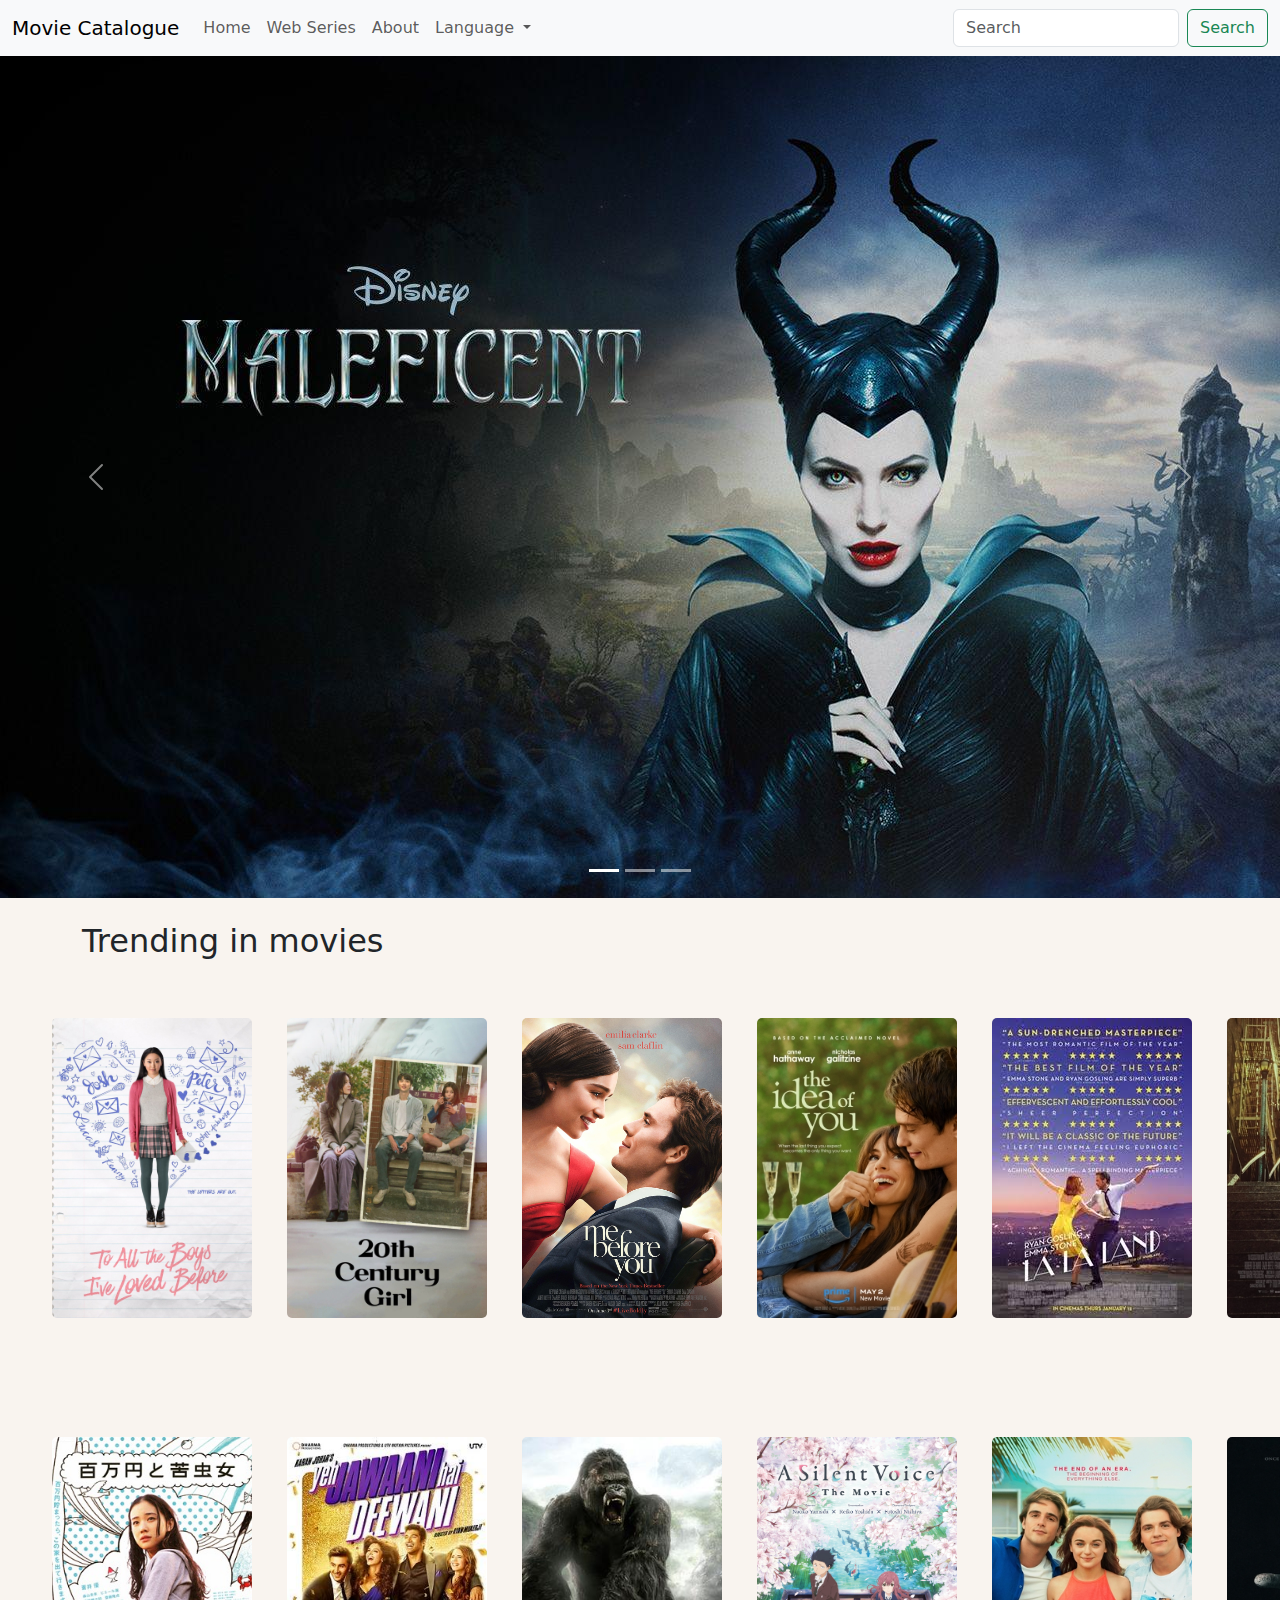
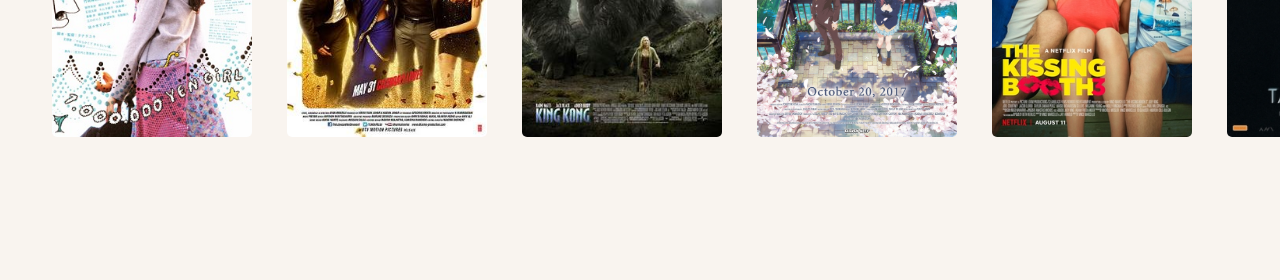
<file: movie_catalogue/index.html>
<!DOCTYPE html>
<html lang="en">
<head>
    <meta charset="UTF-8">
    <meta name="viewport" content="width=device-width, initial-scale=1.0">
    <title>Movie catalogue</title>
    <link href="https://cdn.jsdelivr.net/npm/bootstrap@5.3.3/dist/css/bootstrap.min.css" rel="stylesheet" integrity="sha384-QWTKZyjpPEjISv5WaRU9OFeRpok6YctnYmDr5pNlyT2bRjXh0JMhjY6hW+ALEwIH" crossorigin="anonymous">
    <link rel="stylesheet" href="./style.css">
</head>
<body>
    
    <nav class="navbar navbar-expand-lg bg-body-tertiary">
      <div class="container-fluid">
        <a class="navbar-brand" href="#">Movie Catalogue</a>
        <button class="navbar-toggler" type="button" data-bs-toggle="collapse" data-bs-target="#navbarSupportedContent" aria-controls="navbarSupportedContent" aria-expanded="false" aria-label="Toggle navigation">
          <span class="navbar-toggler-icon"></span>
        </button>
        <div class="collapse navbar-collapse" id="navbarSupportedContent">
          <ul class="navbar-nav me-auto mb-2 mb-lg-0">
            <li class="nav-item">
              <a class="nav-link " aria-current="page" href="index.html">Home</a>
            </li>
            <li class="nav-item">
              <a class="nav-link" href="./pages/webs.html">Web Series</a>
            </li>
            <li class="nav-item">
              <a  class="nav-link" href="./pages/about.html">About</a>

            </li>
            <li class="nav-item dropdown">
              <a class="nav-link dropdown-toggle" href="#" role="button" data-bs-toggle="dropdown" aria-expanded="false">
                Language
              </a>
              
              <ul class="dropdown-menu">
                <li><a class="dropdown-item" href="#">English</a></li>
                <li><a class="dropdown-item" href="#">Hindi</a></li>
                <!-- <li><hr class="dropdown-divider"></li>
                <li><a class="dropdown-item" href="#">Something else here</a></li> -->
              </ul>
            </li>
            <!-- <li class="nav-item">
              <a class="nav-link disabled" aria-disabled="true">Disabled</a>
            </li> -->
          </ul>
          <form class="d-flex" role="search">
            <input class="form-control me-2" type="search" placeholder="Search" aria-label="Search">
            <button class="btn btn-outline-success" type="submit">Search</button>
          </form>
        </div>
      </div>
    </nav>
    


    <div id="carouselExampleIndicators" class="carousel slide">
      <div class="carousel-indicators">
        <button type="button" data-bs-target="#carouselExampleIndicators" data-bs-slide-to="0" class="active" aria-current="true" aria-label="Slide 1"></button>
        <button type="button" data-bs-target="#carouselExampleIndicators" data-bs-slide-to="1" aria-label="Slide 2"></button>
        <button type="button" data-bs-target="#carouselExampleIndicators" data-bs-slide-to="2" aria-label="Slide 3"></button>
      </div>
      <div class="carousel-inner">
        <div class="carousel-item active">
          <img src="./assets/mal.jpg" class="d-block w-100" alt="...">
        </div>
        <div class="carousel-item">
          <img src="./assets/Stranger things.jpg" class="d-block w-100" alt="...">
        </div>
        <div class="carousel-item">
          <img src="./assets/friends.jpg" class="d-block w-100" alt="...">
        </div>
      </div>
      <button class="carousel-control-prev" type="button" data-bs-target="#carouselExampleIndicators" data-bs-slide="prev">
        <span class="carousel-control-prev-icon" aria-hidden="true"></span>
        <span class="visually-hidden">Previous</span>
      </button>
      <button class="carousel-control-next" type="button" data-bs-target="#carouselExampleIndicators" data-bs-slide="next">
        <span class="carousel-control-next-icon" aria-hidden="true"></span>
        <span class="visually-hidden">Next</span>
      </button>
    </div>

    
    <script src="https://cdn.jsdelivr.net/npm/bootstrap@5.3.3/dist/js/bootstrap.bundle.min.js" integrity="sha384-YvpcrYf0tY3lHB60NNkmXc5s9fDVZLESaAA55NDzOxhy9GkcIdslK1eN7N6jIeHz" crossorigin="anonymous"></script><br>

    <div id="id1">
  <div class="container">
    <h2 class="heading">Trending in movies</h2>
    <!-- <button>More Videos</button> -->
  </div><br><br>
<section class="container">
  <div class="flexbox-container" >
    <a href="./pages/desc1.html"><div class="one" ></div></a>
    <a href="./pages/desc2.html"><div class="two"></div></a>
    <a href="./pages/desc3.html"><div class="three"></div></a>
    <a href="./pages/desc4.html"><div class="four"></div></a>
    <a href="./pages/desc5.html"><div class="five"></div></a>
    <a href="./pages/desc6.html"><div class="six"></div></a>
    <a href="./pages/desc7.html"><div class="seven"></div></a>
    <a href="./pages/desc8.html"><div class="eight"></div></a>
    <a href="./pages/desc9.html"><div class="nine"></div></a>
    <a href="./pages/desc10.html"><div class="ten"></div></a>
    <a href="./pages/desc11.html"><div class="eleven"></div></a>
    <a href="./pages/desc12.html"><div class="twelfth"></div></a>
  </div>
</section>
</div>
</body>
</html>
</file>
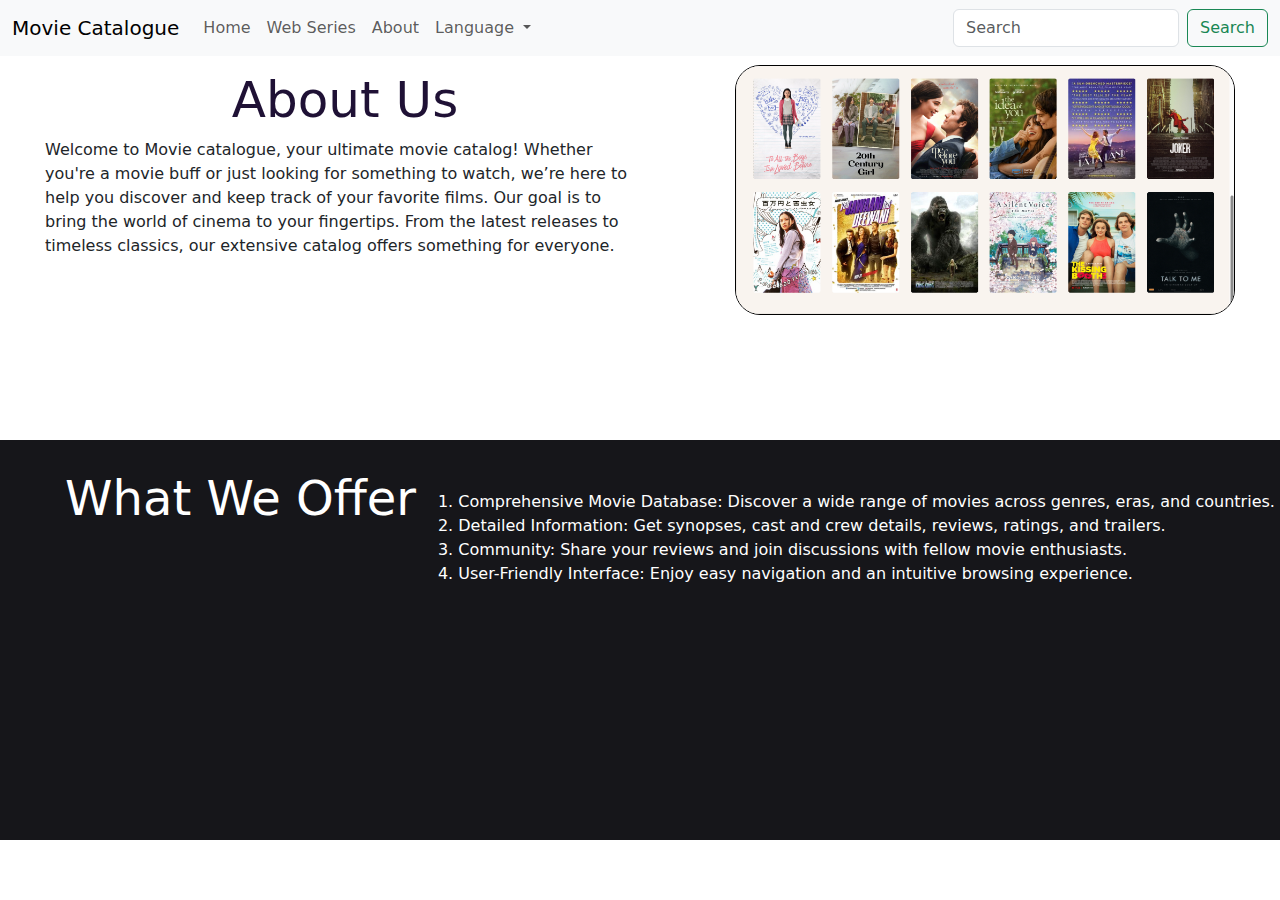
<file: movie_catalogue/pages/about.html>
<!DOCTYPE html>
<html lang="en">
<head>
    <meta charset="UTF-8">
    <meta name="viewport" content="width=device-width, initial-scale=1.0">
    <title>About</title>
    <link href="https://cdn.jsdelivr.net/npm/bootstrap@5.3.3/dist/css/bootstrap.min.css" rel="stylesheet" integrity="sha384-QWTKZyjpPEjISv5WaRU9OFeRpok6YctnYmDr5pNlyT2bRjXh0JMhjY6hW+ALEwIH" crossorigin="anonymous">
    <link rel="stylesheet" href="../styles/about.css">
</head>
<body>
    
    <nav class="navbar navbar-expand-lg bg-body-tertiary">
        <div class="container-fluid">
          <a class="navbar-brand" href="#">Movie Catalogue</a>
          <button class="navbar-toggler" type="button" data-bs-toggle="collapse" data-bs-target="#navbarSupportedContent" aria-controls="navbarSupportedContent" aria-expanded="false" aria-label="Toggle navigation">
            <span class="navbar-toggler-icon"></span>
          </button>
          <div class="collapse navbar-collapse" id="navbarSupportedContent">
            <ul class="navbar-nav me-auto mb-2 mb-lg-0">
              <li class="nav-item">
                <a class="nav-link " aria-current="page" href="../index.html">Home</a>
              </li>
              <li class="nav-item">
                <a class="nav-link" href="./webs.html">Web Series</a>
              </li>
              <li class="nav-item">
                <a  class="nav-link" href="../pages/about.html">About</a>
  
              </li>
              <li class="nav-item dropdown">
                <a class="nav-link dropdown-toggle" href="#" role="button" data-bs-toggle="dropdown" aria-expanded="false">
                  Language
                </a>
                
                <ul class="dropdown-menu">
                  <li><a class="dropdown-item" href="#">English</a></li>
                  <li><a class="dropdown-item" href="#">Hindi</a></li>
                  <!-- <li><hr class="dropdown-divider"></li>
                  <li><a class="dropdown-item" href="#">Something else here</a></li> -->
                </ul>
              </li>
              <!-- <li class="nav-item">
                <a class="nav-link disabled" aria-disabled="true">Disabled</a>
              </li> -->
            </ul>
            <form class="d-flex" role="search">
              <input class="form-control me-2" type="search" placeholder="Search" aria-label="Search">
              <button class="btn btn-outline-success" type="submit">Search</button>
            </form>
          </div>
        </div>
    </nav>

    <div class="about">
        <div class="desc"> 
            <h1>About Us</h1>
            <p>
                Welcome to Movie catalogue, your ultimate movie catalog! Whether you're a movie buff or just looking 
                for something to watch, we’re here to help you discover and keep track of your favorite films. Our 
                goal is to bring the world of cinema to your fingertips. From the latest releases to timeless 
                classics, our extensive catalog offers something for everyone.
            </p>
        </div>
        <div class="image">
          <img src="../assets/movie cat.png" alt="">
        </div>
    </div>

    <div class="offer">
      <div class="title"><h2>What We Offer</h2></div>
      <div class="descr">
        <ol>
          <li>Comprehensive Movie Database: Discover a wide range of movies across genres, eras, and countries.</li>
          <li>Detailed Information: Get synopses, cast and crew details, reviews, ratings, and trailers.</li>
          <li>Community: Share your reviews and join discussions with fellow movie enthusiasts.</li>
          <li>User-Friendly Interface: Enjoy easy navigation and an intuitive browsing experience.</li>
          </ol>
      </div>
    </div>
      
   

<script src="https://cdn.jsdelivr.net/npm/bootstrap@5.3.3/dist/js/bootstrap.bundle.min.js" integrity="sha384-YvpcrYf0tY3lHB60NNkmXc5s9fDVZLESaAA55NDzOxhy9GkcIdslK1eN7N6jIeHz" crossorigin="anonymous"></script><br>
</body>
</html>
</file>
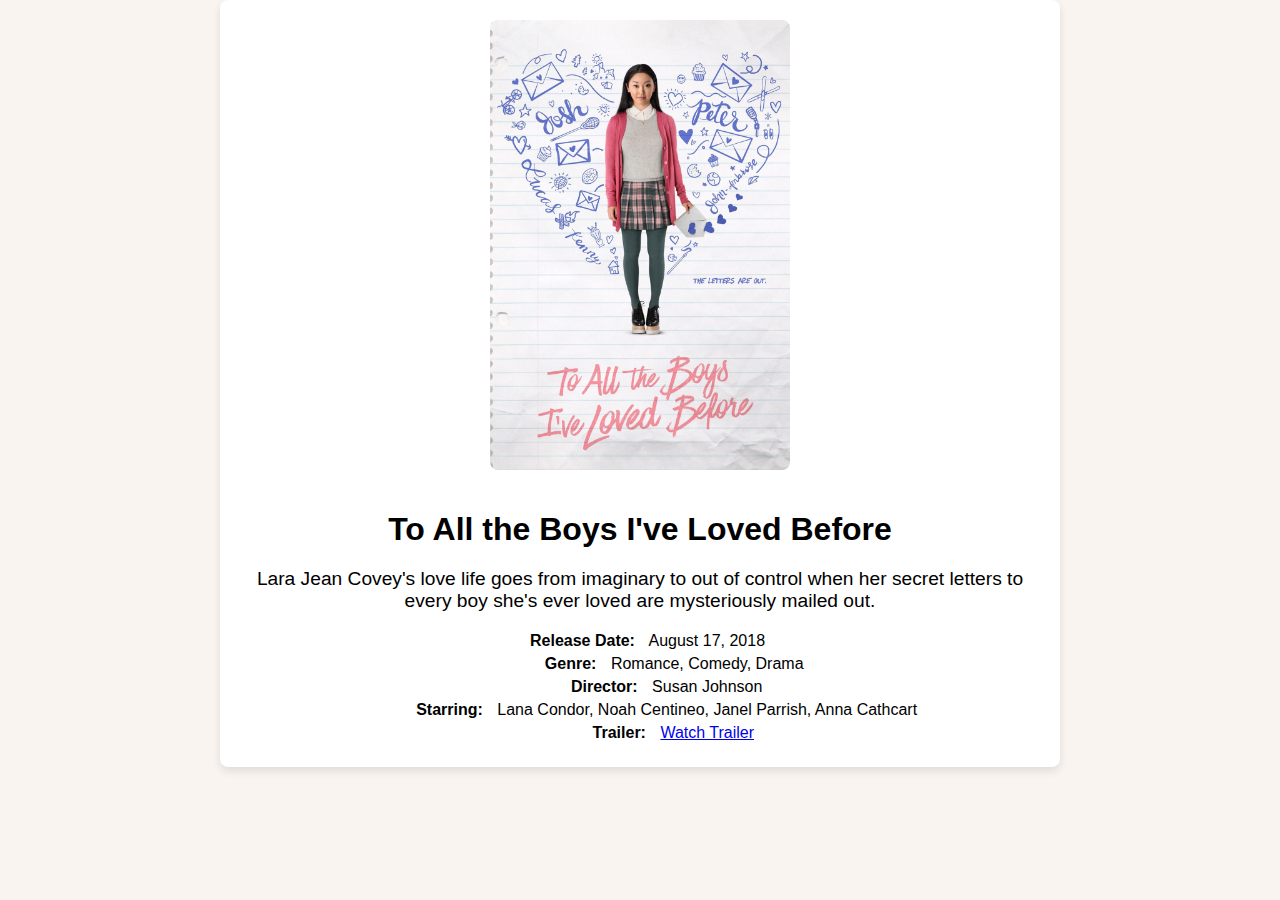
<file: movie_catalogue/pages/desc1.html>
<!DOCTYPE html>
<html lang="en">
<head>
    <meta charset="UTF-8">
    <meta name="viewport" content="width=device-width, initial-scale=1.0">
    <title>Description</title>
    <link rel="stylesheet" href="../styles/desc.css">
</head>
<body>
    <section class="movie-description">
        <div class="poster-container">
            <img src="../assets/to all the boys.jpeg" alt="To All the Boys I've Loved Before Poster" class="poster">
        </div>
        <div class="details-container">
            <h1>To All the Boys I've Loved Before</h1>
            <p class="synopsis">
                Lara Jean Covey's love life goes from imaginary to out of control when her secret letters to every boy she's ever loved are mysteriously mailed out.
            </p>
            <div class="movie-details">
                <p><strong>Release Date:</strong> August 17, 2018</p>
                <p><strong>Genre:</strong> Romance, Comedy, Drama</p>
                <p><strong>Director:</strong> Susan Johnson</p>
                <p><strong>Starring:</strong> Lana Condor, Noah Centineo, Janel Parrish, Anna Cathcart</p>
                <p><strong>Trailer:</strong> <a href="https://youtu.be/555oiY9RWM4?si=FdqqmM5vPdPqk-WK" target="_blank">Watch Trailer</a></p>
            </div>
        </div>
    </section>
</body>
</html>
</file>
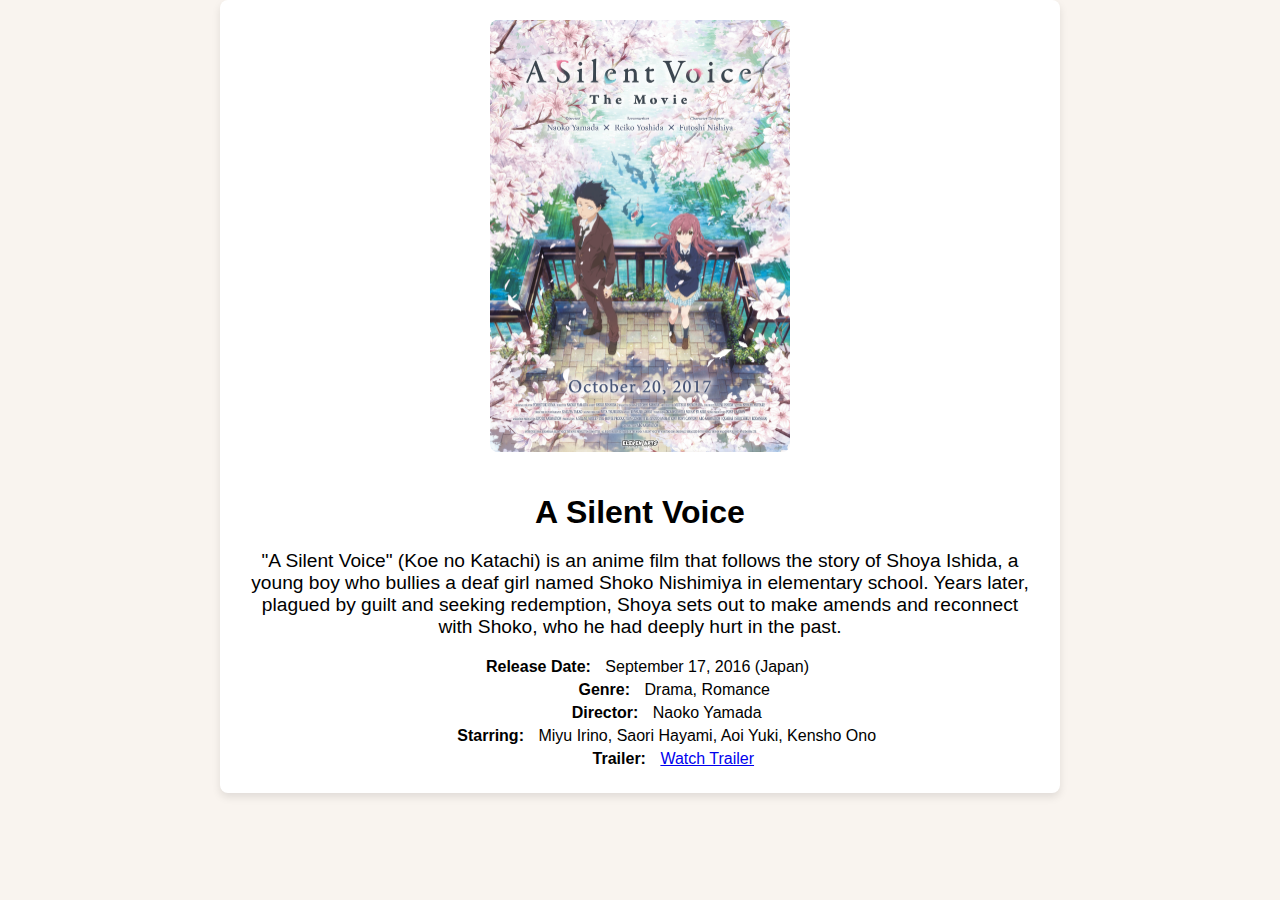
<file: movie_catalogue/pages/desc10.html>
<!DOCTYPE html>
<html lang="en">
<head>
    <meta charset="UTF-8">
    <meta name="viewport" content="width=device-width, initial-scale=1.0">
    <title>A Silent Voice</title>
    <link rel="stylesheet" href="../styles/desc.css"> 
</head>
<body>
    <section class="movie-description">
        <div class="poster-container">
            <img src="../assets/a silent voice.jpg" alt="A Silent Voice Poster" class="poster">
        </div>
        <div class="details-container">
            <h1>A Silent Voice</h1>
            <p class="synopsis">
                "A Silent Voice" (Koe no Katachi) is an anime film that follows the story of Shoya Ishida, a young boy who bullies a deaf girl named Shoko Nishimiya in elementary school. Years later, plagued by guilt and seeking redemption, Shoya sets out to make amends and reconnect with Shoko, who he had deeply hurt in the past.
            </p>
            <div class="movie-details">
                <p><strong>Release Date:</strong> September 17, 2016 (Japan)</p>
                <p><strong>Genre:</strong> Drama, Romance</p>
                <p><strong>Director:</strong> Naoko Yamada</p>
                <p><strong>Starring:</strong> Miyu Irino, Saori Hayami, Aoi Yuki, Kensho Ono</p>
                <p><strong>Trailer:</strong> <a href="https://youtu.be/nfK6UgLra7g?si=NROIrJcKqg2zQkTp" target="_blank">Watch Trailer</a></p>
            </div>
        </div>
    </section>
</body>
</html>
</file>
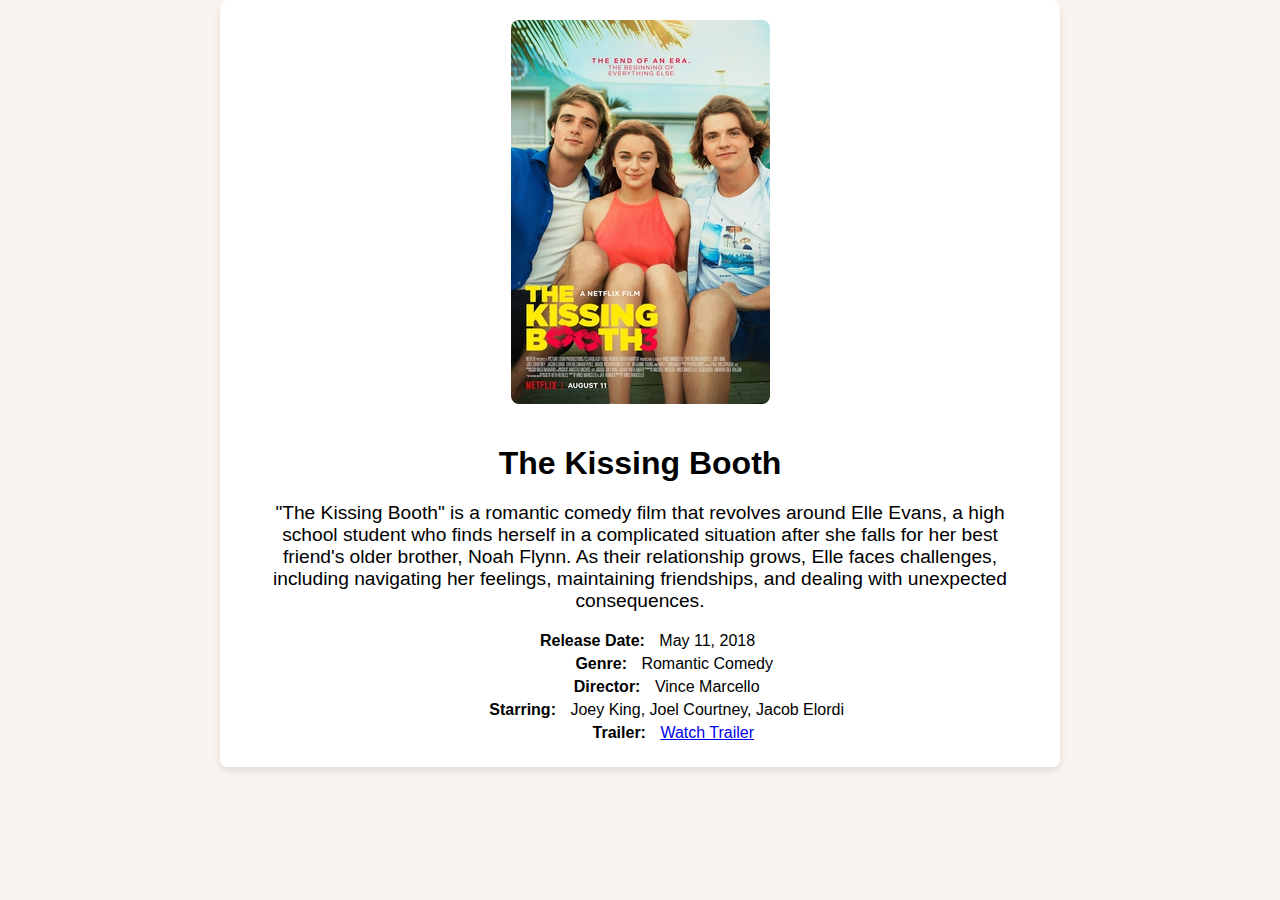
<file: movie_catalogue/pages/desc11.html>
<!DOCTYPE html>
<html lang="en">
<head>
    <meta charset="UTF-8">
    <meta name="viewport" content="width=device-width, initial-scale=1.0">
    <title>The Kissing Booth</title>
    <link rel="stylesheet" href="../styles/desc.css"> 
</head>
<body>
    <section class="movie-description">
        <div class="poster-container">
            <img src="../assets/The_Kissing_Booth_3.jpg" alt="The Kissing Booth Poster" class="poster">
        </div>
        <div class="details-container">
            <h1>The Kissing Booth</h1>
            <p class="synopsis">
                "The Kissing Booth" is a romantic comedy film that revolves around Elle Evans, a high school student who finds herself in a complicated situation after she falls for her best friend's older brother, Noah Flynn. As their relationship grows, Elle faces challenges, including navigating her feelings, maintaining friendships, and dealing with unexpected consequences.
            </p>
            <div class="movie-details">
                <p><strong>Release Date:</strong> May 11, 2018</p>
                <p><strong>Genre:</strong> Romantic Comedy</p>
                <p><strong>Director:</strong> Vince Marcello</p>
                <p><strong>Starring:</strong> Joey King, Joel Courtney, Jacob Elordi</p>
                <p><strong>Trailer:</strong> <a href="https://youtu.be/7bfS6seiLhk?si=llNXGk548RicNxmJ" target="_blank">Watch Trailer</a></p>
            </div>
        </div>
    </section>
</body>
</html>
</file>
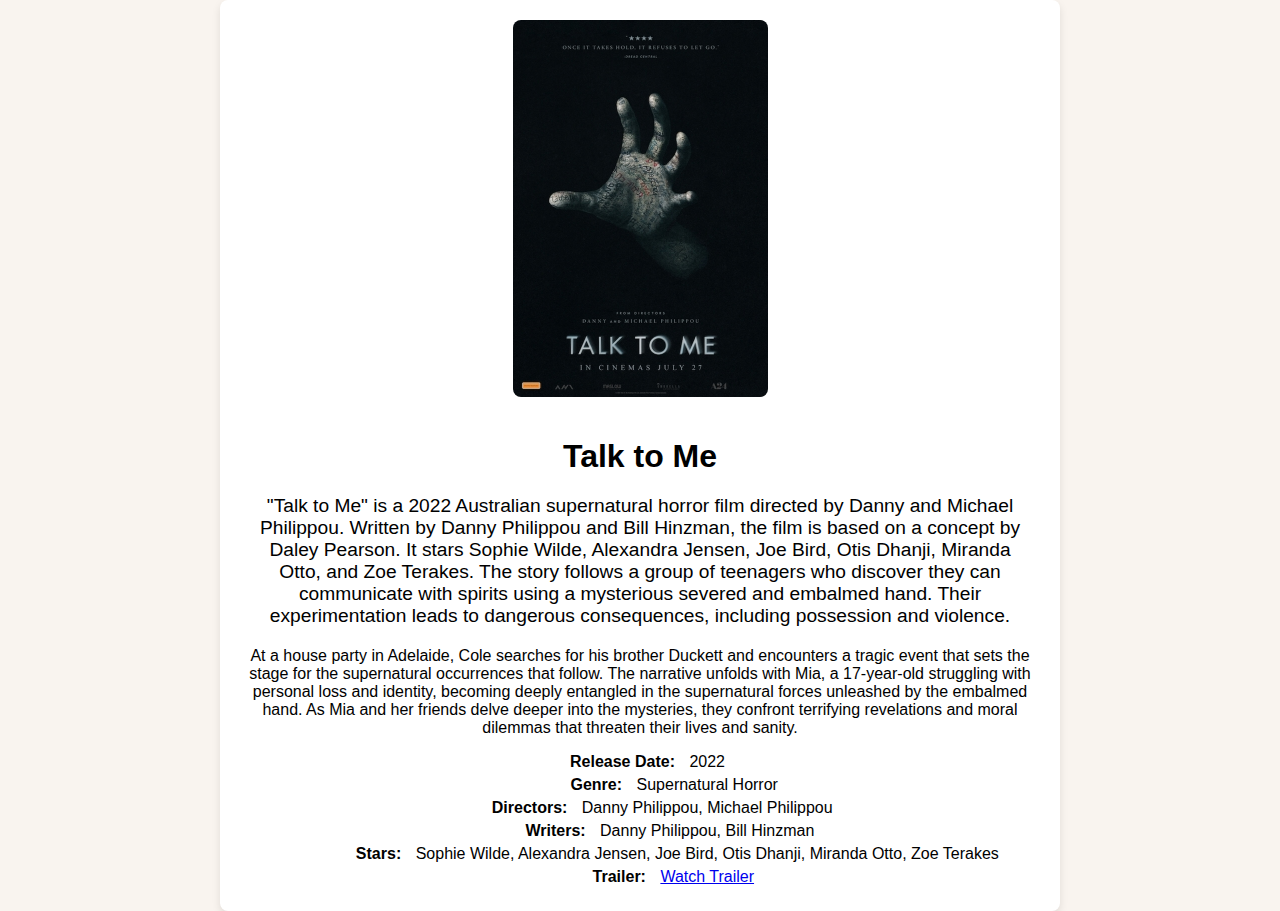
<file: movie_catalogue/pages/desc12.html>
<!DOCTYPE html>
<html lang="en">
<head>
    <meta charset="UTF-8">
    <meta name="viewport" content="width=device-width, initial-scale=1.0">
    <title>Talk to Me</title>
    <link rel="stylesheet" href="../styles/desc.css"> 
</head>
<body>
    <section class="movie-description">
        <div class="poster-container">
            <img src="../assets/TalkToMe2022poster.jpg" alt="Talk to Me Poster" class="poster">
        </div>
        <div class="details-container">
            <h1>Talk to Me</h1>
            <p class="synopsis">
                "Talk to Me" is a 2022 Australian supernatural horror film directed by Danny and Michael Philippou. Written by Danny Philippou and Bill Hinzman, the film is based on a concept by Daley Pearson. It stars Sophie Wilde, Alexandra Jensen, Joe Bird, Otis Dhanji, Miranda Otto, and Zoe Terakes. The story follows a group of teenagers who discover they can communicate with spirits using a mysterious severed and embalmed hand. Their experimentation leads to dangerous consequences, including possession and violence.
            </p>
            <p>
                At a house party in Adelaide, Cole searches for his brother Duckett and encounters a tragic event that sets the stage for the supernatural occurrences that follow. The narrative unfolds with Mia, a 17-year-old struggling with personal loss and identity, becoming deeply entangled in the supernatural forces unleashed by the embalmed hand. As Mia and her friends delve deeper into the mysteries, they confront terrifying revelations and moral dilemmas that threaten their lives and sanity.
            </p>
            <div class="movie-details">
                <p><strong>Release Date:</strong> 2022</p>
                <p><strong>Genre:</strong> Supernatural Horror</p>
                <p><strong>Directors:</strong> Danny Philippou, Michael Philippou</p>
                <p><strong>Writers:</strong> Danny Philippou, Bill Hinzman</p>
                <p><strong>Stars:</strong> Sophie Wilde, Alexandra Jensen, Joe Bird, Otis 
                    Dhanji, Miranda Otto, Zoe Terakes</p>
                    <p><strong>Trailer:</strong> <a href="https://youtu.be/aLAKJu9aJys?si=gU3lAXOtGO0iO4nZ" target="_blank">Watch Trailer</a></p>
            </div>
        </div>
    </section>
</body>
</html>
</file>
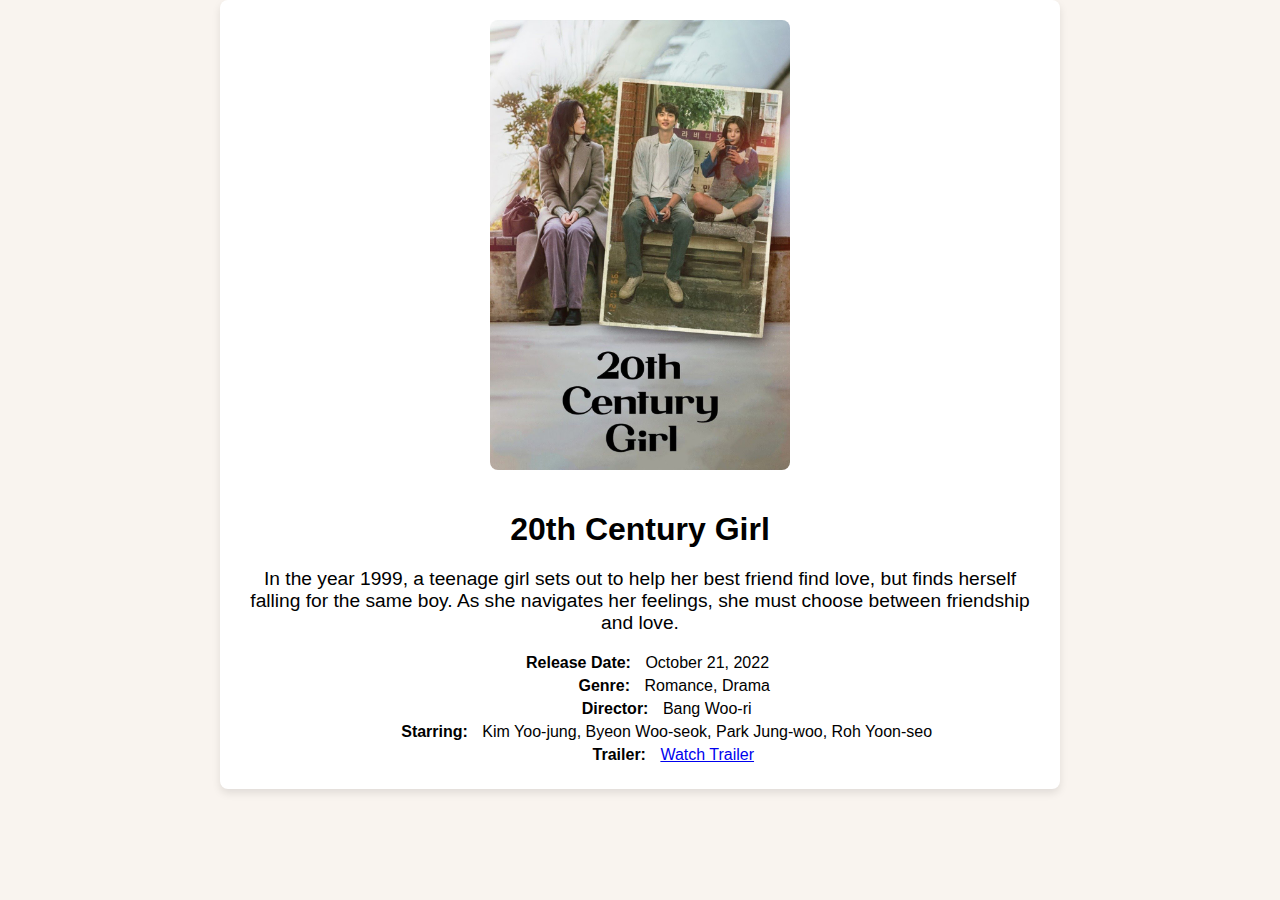
<file: movie_catalogue/pages/desc2.html>
<!DOCTYPE html>
<html lang="en">
<head>
    <meta charset="UTF-8">
    <meta name="viewport" content="width=device-width, initial-scale=1.0">
    <title>20th Century Girl</title>
    <link rel="stylesheet" href="../styles/desc.css"> 
</head>
<body>
    <section class="movie-description">
        <div class="poster-container">
            <img src="../assets/20th century girl.jpeg" alt="20th Century Girl Poster" class="poster">
        </div>
        <div class="details-container">
            <h1>20th Century Girl</h1>
            <p class="synopsis">
                In the year 1999, a teenage girl sets out to help her best friend find love, but finds herself falling for the same boy. As she navigates her feelings, she must choose between friendship and love.
            </p>
            <div class="movie-details">
                <p><strong>Release Date:</strong> October 21, 2022</p>
                <p><strong>Genre:</strong> Romance, Drama</p>
                <p><strong>Director:</strong> Bang Woo-ri</p>
                <p><strong>Starring:</strong> Kim Yoo-jung, Byeon Woo-seok, Park Jung-woo, Roh Yoon-seo</p>
                <p><strong>Trailer:</strong> <a href="https://youtu.be/KFS4_qevE7M?si=u42oN2r1yiVqVOY4" target="_blank">Watch Trailer</a></p>
            </div>
        </div>
    </section>
</body>
</html>
</file>
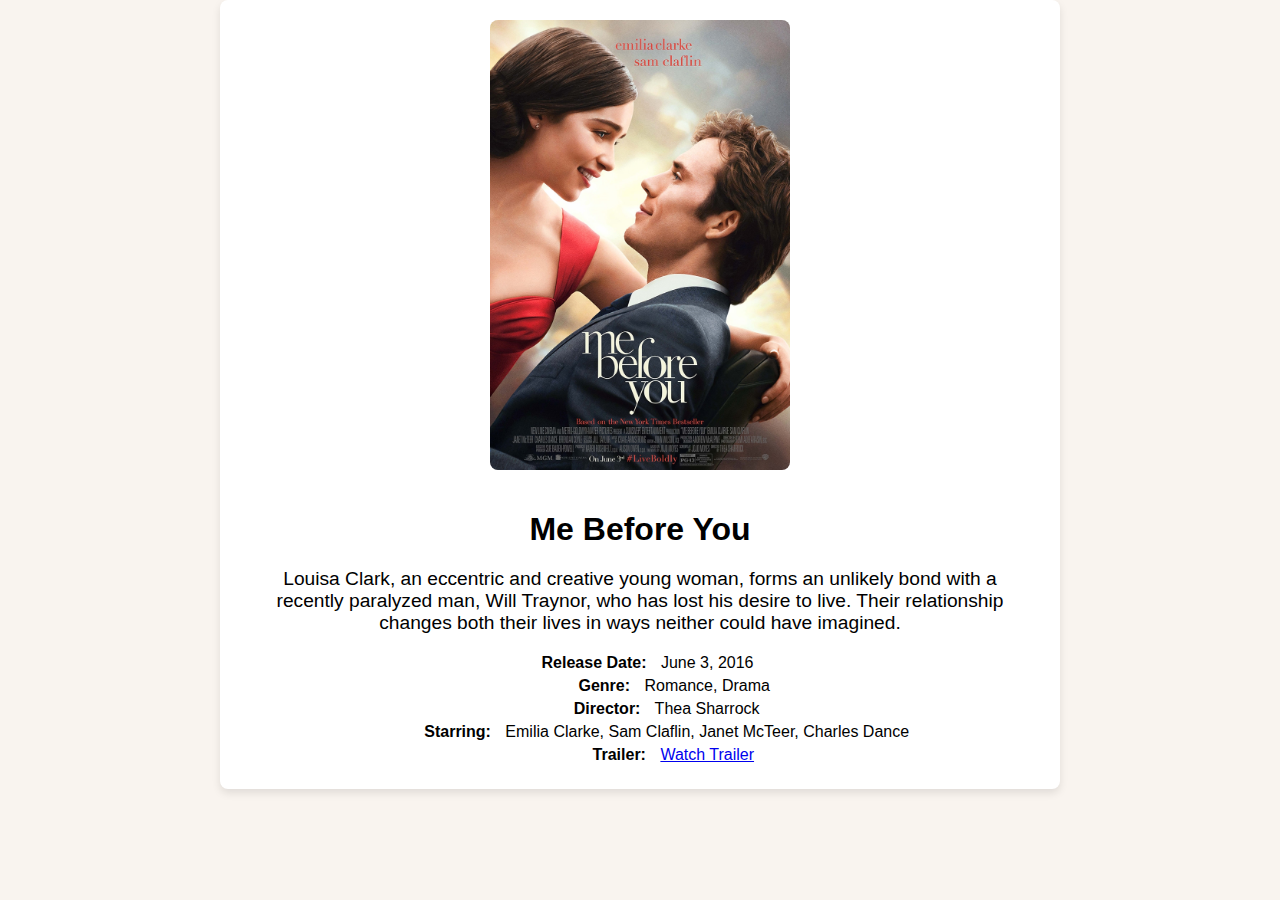
<file: movie_catalogue/pages/desc3.html>
<!DOCTYPE html>
<html lang="en">
<head>
    <meta charset="UTF-8">
    <meta name="viewport" content="width=device-width, initial-scale=1.0">
    <title>Me Before You</title>
    <link rel="stylesheet" href="../styles/desc.css"> 
</head>
<body>
    <section class="movie-description">
        <div class="poster-container">
            <img src="../assets/me before you.jpg" alt="Me Before You Poster" class="poster">
        </div>
        <div class="details-container">
            <h1>Me Before You</h1>
            <p class="synopsis">
                Louisa Clark, an eccentric and creative young woman, forms an unlikely bond with a recently paralyzed man, Will Traynor, who has lost his desire to live. Their relationship changes both their lives in ways neither could have imagined.
            </p>
            <div class="movie-details">
                <p><strong>Release Date:</strong> June 3, 2016</p>
                <p><strong>Genre:</strong> Romance, Drama</p>
                <p><strong>Director:</strong> Thea Sharrock</p>
                <p><strong>Starring:</strong> Emilia Clarke, Sam Claflin, Janet McTeer, Charles Dance</p>
                <p><strong>Trailer:</strong> <a href="https://youtu.be/Eh993__rOxA?si=nZnI2ayEGU3lfMvu" target="_blank">Watch Trailer</a></p>
            </div>
        </div>
    </section>
</body>
</html>
</file>
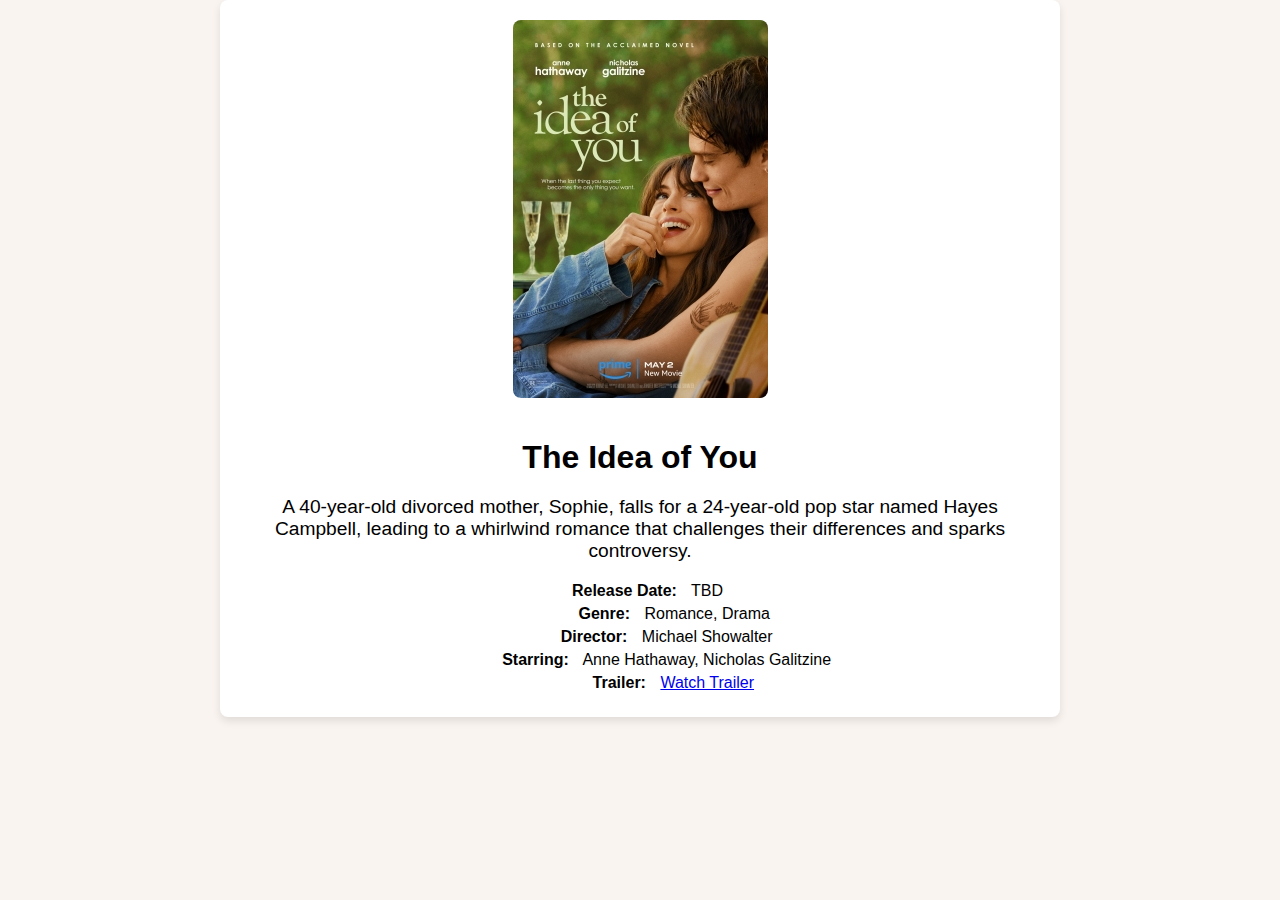
<file: movie_catalogue/pages/desc4.html>
<!DOCTYPE html>
<html lang="en">
<head>
    <meta charset="UTF-8">
    <meta name="viewport" content="width=device-width, initial-scale=1.0">
    <title>The Idea of You</title>
    <link rel="stylesheet" href="../styles/desc.css"> 
</head>
<body>
    <section class="movie-description">
        <div class="poster-container">
            <img src="../assets/The_Idea_of_You.jpg" alt="The Idea of You Poster" class="poster">
        </div>
        <div class="details-container">
            <h1>The Idea of You</h1>
            <p class="synopsis">
                A 40-year-old divorced mother, Sophie, falls for a 24-year-old pop star named Hayes Campbell, leading to a whirlwind romance that challenges their differences and sparks controversy.
            </p>
            <div class="movie-details">
                <p><strong>Release Date:</strong> TBD</p>
                <p><strong>Genre:</strong> Romance, Drama</p>
                <p><strong>Director:</strong> Michael Showalter</p>
                <p><strong>Starring:</strong> Anne Hathaway, Nicholas Galitzine</p>
                <p><strong>Trailer:</strong> <a href="https://youtu.be/V8i6PB0gGOA?si=1-M3Q-LqypATQtE2" target="_blank">Watch Trailer</a></p>
            </div>
        </div>
    </section>
</body>
</html>
</file>
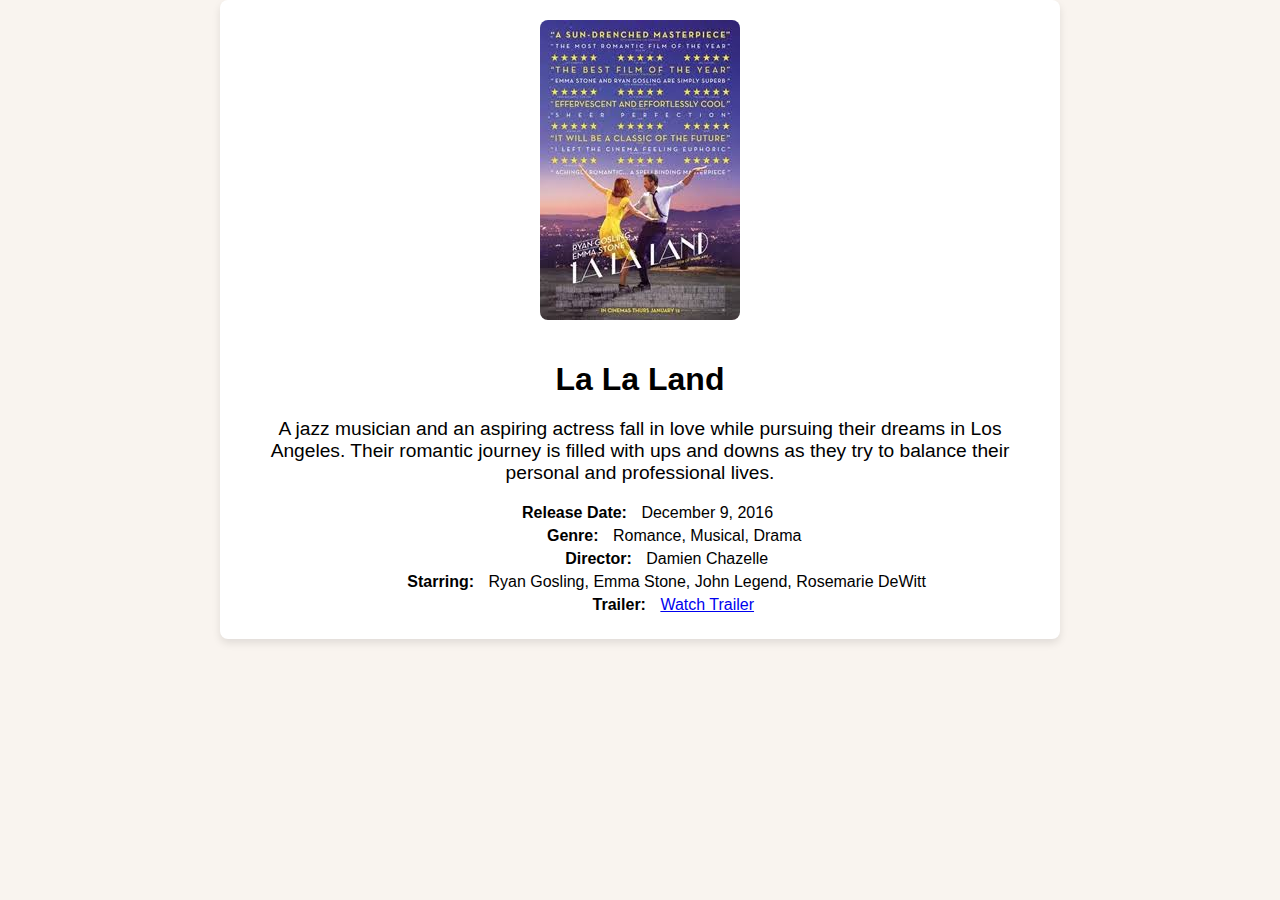
<file: movie_catalogue/pages/desc5.html>
<!DOCTYPE html>
<html lang="en">
<head>
    <meta charset="UTF-8">
    <meta name="viewport" content="width=device-width, initial-scale=1.0">
    <title>La La Land</title>
    <link rel="stylesheet" href="../styles/desc.css"> 
</head>
<body>
    <section class="movie-description">
        <div class="poster-container">
            <img src="../assets/la la land.jpeg" alt="La La Land Poster" class="poster">
        </div>
        <div class="details-container">
            <h1>La La Land</h1>
            <p class="synopsis">
                A jazz musician and an aspiring actress fall in love while pursuing their dreams in Los Angeles. Their romantic journey is filled with ups and downs as they try to balance their personal and professional lives.
            </p>
            <div class="movie-details">
                <p><strong>Release Date:</strong> December 9, 2016</p>
                <p><strong>Genre:</strong> Romance, Musical, Drama</p>
                <p><strong>Director:</strong> Damien Chazelle</p>
                <p><strong>Starring:</strong> Ryan Gosling, Emma Stone, John Legend, Rosemarie DeWitt</p>
                <p><strong>Trailer:</strong> <a href="https://youtu.be/0pdqf4P9MB8?si=8aFGV44KiUCqFbA_" target="_blank">Watch Trailer</a></p>
            </div>
        </div>
    </section>
</body>
</html>
</file>
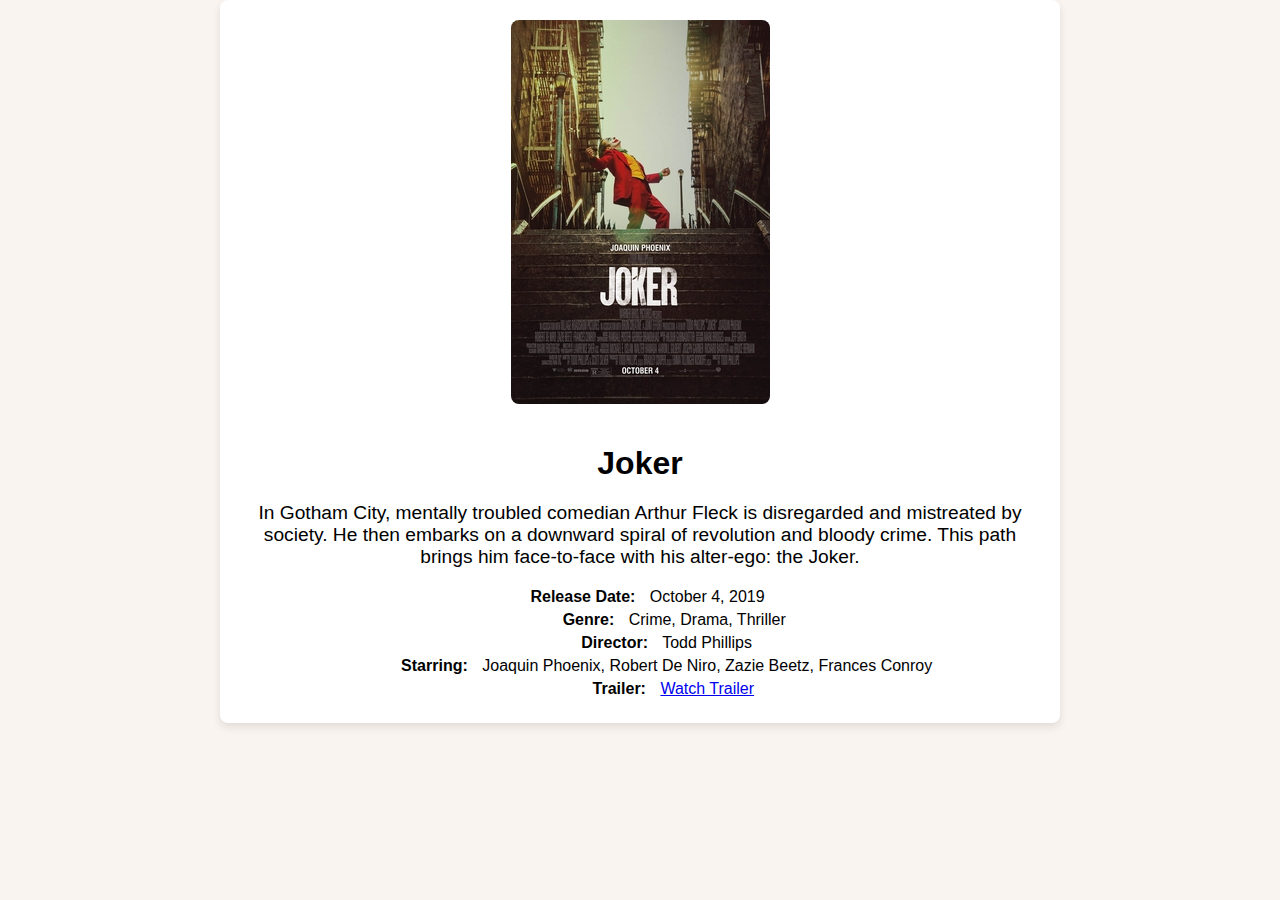
<file: movie_catalogue/pages/desc6.html>
<!DOCTYPE html>
<html lang="en">
<head>
    <meta charset="UTF-8">
    <meta name="viewport" content="width=device-width, initial-scale=1.0">
    <title>Joker</title>
    <link rel="stylesheet" href="../styles/desc.css"> 
</head>
<body>
    <section class="movie-description">
        <div class="poster-container">
            <img src="../assets/joker.jpg" alt="Joker Poster" class="poster">
        </div>
        <div class="details-container">
            <h1>Joker</h1>
            <p class="synopsis">
                In Gotham City, mentally troubled comedian Arthur Fleck is disregarded and mistreated by society. He then embarks on a downward spiral of revolution and bloody crime. This path brings him face-to-face with his alter-ego: the Joker.
            </p>
            <div class="movie-details">
                <p><strong>Release Date:</strong> October 4, 2019</p>
                <p><strong>Genre:</strong> Crime, Drama, Thriller</p>
                <p><strong>Director:</strong> Todd Phillips</p>
                <p><strong>Starring:</strong> Joaquin Phoenix, Robert De Niro, Zazie Beetz, Frances Conroy</p>
                <p><strong>Trailer:</strong> <a href="https://youtu.be/zAGVQLHvwOY?si=Q7zk4kwfBke9boyI" target="_blank">Watch Trailer</a></p>
            </div>
        </div>
    </section>
</body>
</html>
</file>
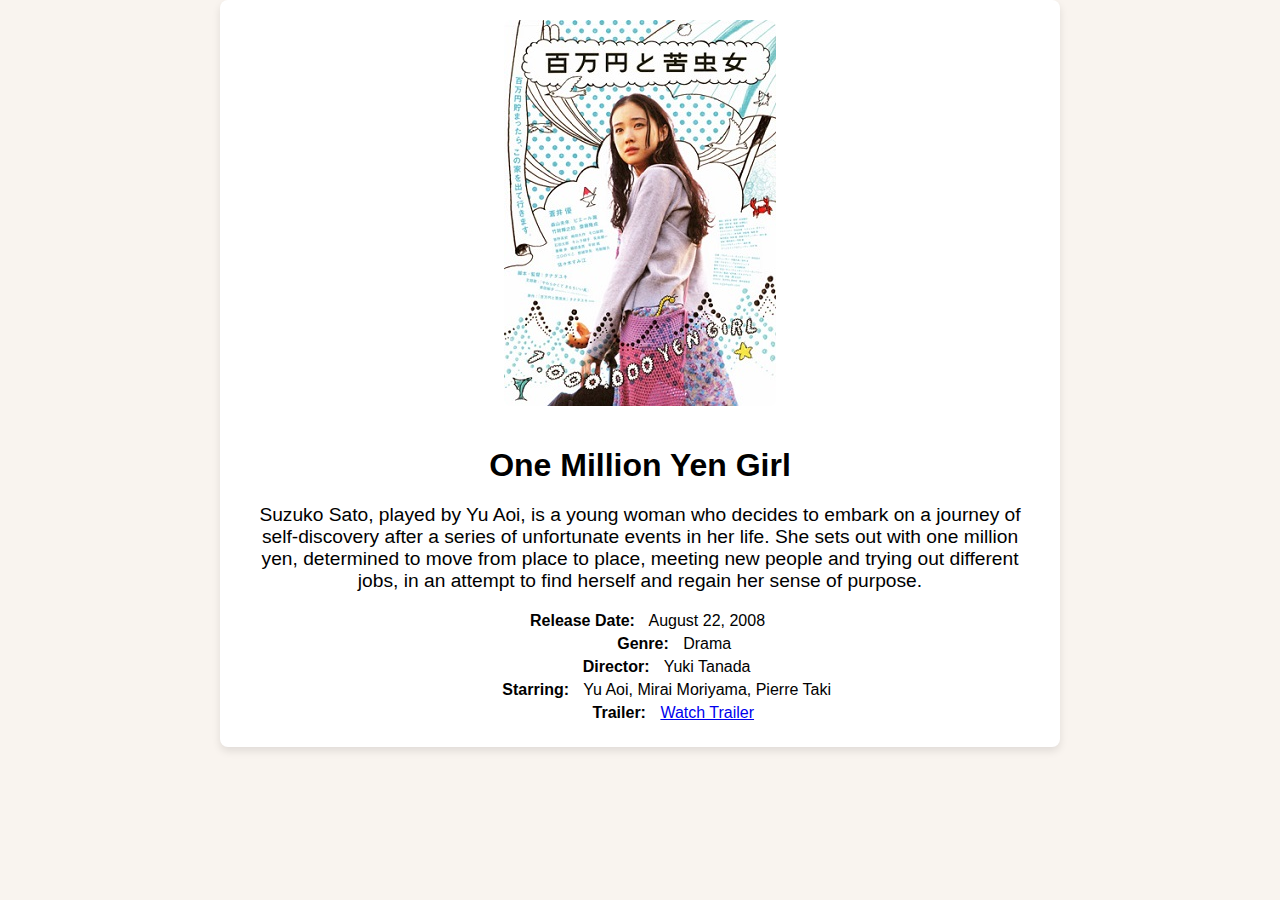
<file: movie_catalogue/pages/desc7.html>
<!DOCTYPE html>
<html lang="en">
<head>
    <meta charset="UTF-8">
    <meta name="viewport" content="width=device-width, initial-scale=1.0">
    <title>One Million Yen Girl</title>
    <link rel="stylesheet" href="../styles/desc.css">
</head>
<body>
    <section class="movie-description">
        <div class="poster-container">
            <img src="../assets/One_Million_Yen_Girl_poster.jpeg" alt="One Million Yen Girl Poster" class="poster">
        </div>
        <div class="details-container">
            <h1>One Million Yen Girl</h1>
            <p class="synopsis">
                Suzuko Sato, played by Yu Aoi, is a young woman who decides to embark on a journey of self-discovery after a series of unfortunate events in her life. She sets out with one million yen, determined to move from place to place, meeting new people and trying out different jobs, in an attempt to find herself and regain her sense of purpose.
            </p>
            <div class="movie-details">
                <p><strong>Release Date:</strong> August 22, 2008</p>
                <p><strong>Genre:</strong> Drama</p>
                <p><strong>Director:</strong> Yuki Tanada</p>
                <p><strong>Starring:</strong> Yu Aoi, Mirai Moriyama, Pierre Taki</p>
                <p><strong>Trailer:</strong> <a href="https://youtu.be/SrfmL36G84k?si=iBszrOfkwfG5nd4X" target="_blank">Watch Trailer</a></p>
            </div>
        </div>
    </section>
</body>
</html>
</file>
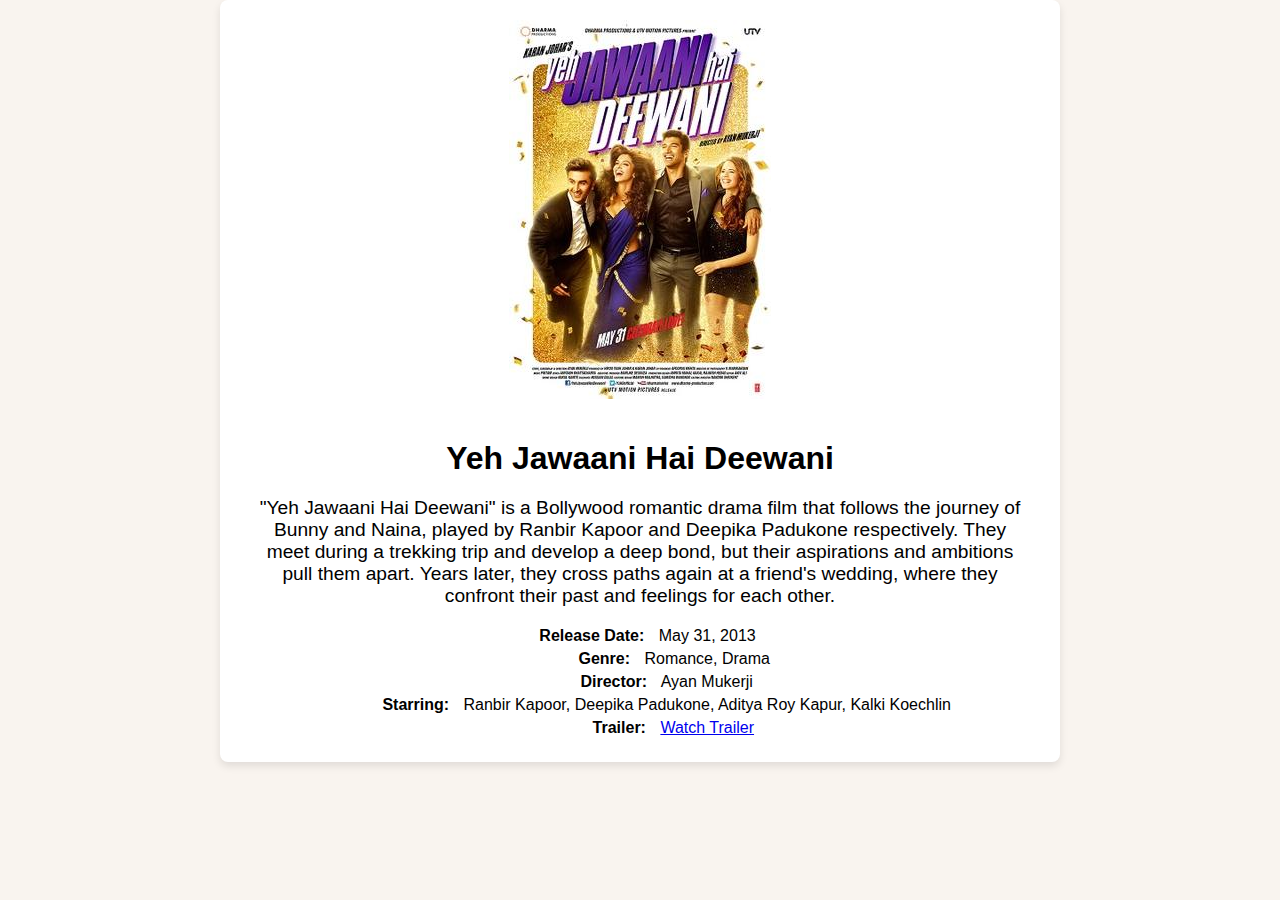
<file: movie_catalogue/pages/desc8.html>
<!DOCTYPE html>
<html lang="en">
<head>
    <meta charset="UTF-8">
    <meta name="viewport" content="width=device-width, initial-scale=1.0">
    <title>Yeh Jawaani Hai Deewani</title>
    <link rel="stylesheet" href="../styles/desc.css"> 
</head>
<body>
    <section class="movie-description">
        <div class="poster-container">
            <img src="../assets/Yeh_jawani_hai_deewani.jpg" alt="Yeh Jawaani Hai Deewani Poster" class="poster">
        </div>
        <div class="details-container">
            <h1>Yeh Jawaani Hai Deewani</h1>
            <p class="synopsis">
                "Yeh Jawaani Hai Deewani" is a Bollywood romantic drama film that follows the journey of Bunny and Naina, played by Ranbir Kapoor and Deepika Padukone respectively. They meet during a trekking trip and develop a deep bond, but their aspirations and ambitions pull them apart. Years later, they cross paths again at a friend's wedding, where they confront their past and feelings for each other.
            </p>
            <div class="movie-details">
                <p><strong>Release Date:</strong> May 31, 2013</p>
                <p><strong>Genre:</strong> Romance, Drama</p>
                <p><strong>Director:</strong> Ayan Mukerji</p>
                <p><strong>Starring:</strong> Ranbir Kapoor, Deepika Padukone, Aditya Roy Kapur, Kalki Koechlin</p>
                <p><strong>Trailer:</strong> <a href="https://youtu.be/Rbp2XUSeUNE?si=nQ3MXfiHwPBKOewF" target="_blank">Watch Trailer</a></p>
            </div>
        </div>
    </section>
</body>
</html>
</file>
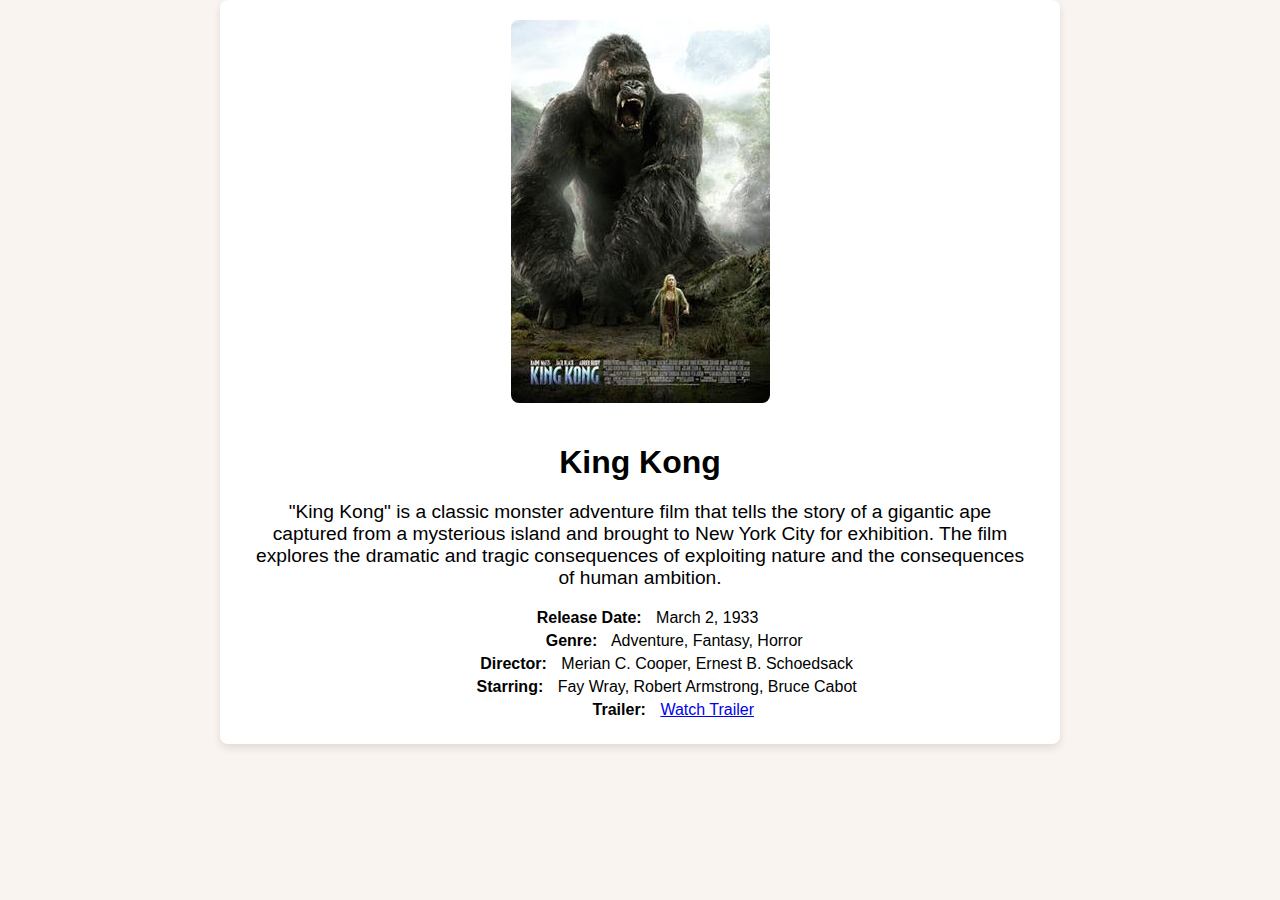
<file: movie_catalogue/pages/desc9.html>
<!DOCTYPE html>
<html lang="en">
<head>
    <meta charset="UTF-8">
    <meta name="viewport" content="width=device-width, initial-scale=1.0">
    <title>King Kong</title>
    <link rel="stylesheet" href="../styles/desc.css"> 
</head>
<body>
    <section class="movie-description">
        <div class="poster-container">
            <img src="../assets/Kingkong.jpg" alt="King Kong Poster" class="poster">
        </div>
        <div class="details-container">
            <h1>King Kong</h1>
            <p class="synopsis">
                "King Kong" is a classic monster adventure film that tells the story of a gigantic ape captured from a mysterious island and brought to New York City for exhibition. The film explores the dramatic and tragic consequences of exploiting nature and the consequences of human ambition.
            </p>
            <div class="movie-details">
                <p><strong>Release Date:</strong> March 2, 1933</p>
                <p><strong>Genre:</strong> Adventure, Fantasy, Horror</p>
                <p><strong>Director:</strong> Merian C. Cooper, Ernest B. Schoedsack</p>
                <p><strong>Starring:</strong> Fay Wray, Robert Armstrong, Bruce Cabot</p>
                <p><strong>Trailer:</strong> <a href="https://youtu.be/PbrikL8IjXM?si=9Y_3seV7fjGWJEc5" target="_blank">Watch Trailer</a></p>
            </div>
        </div>
    </section>
</body>
</html>
</file>
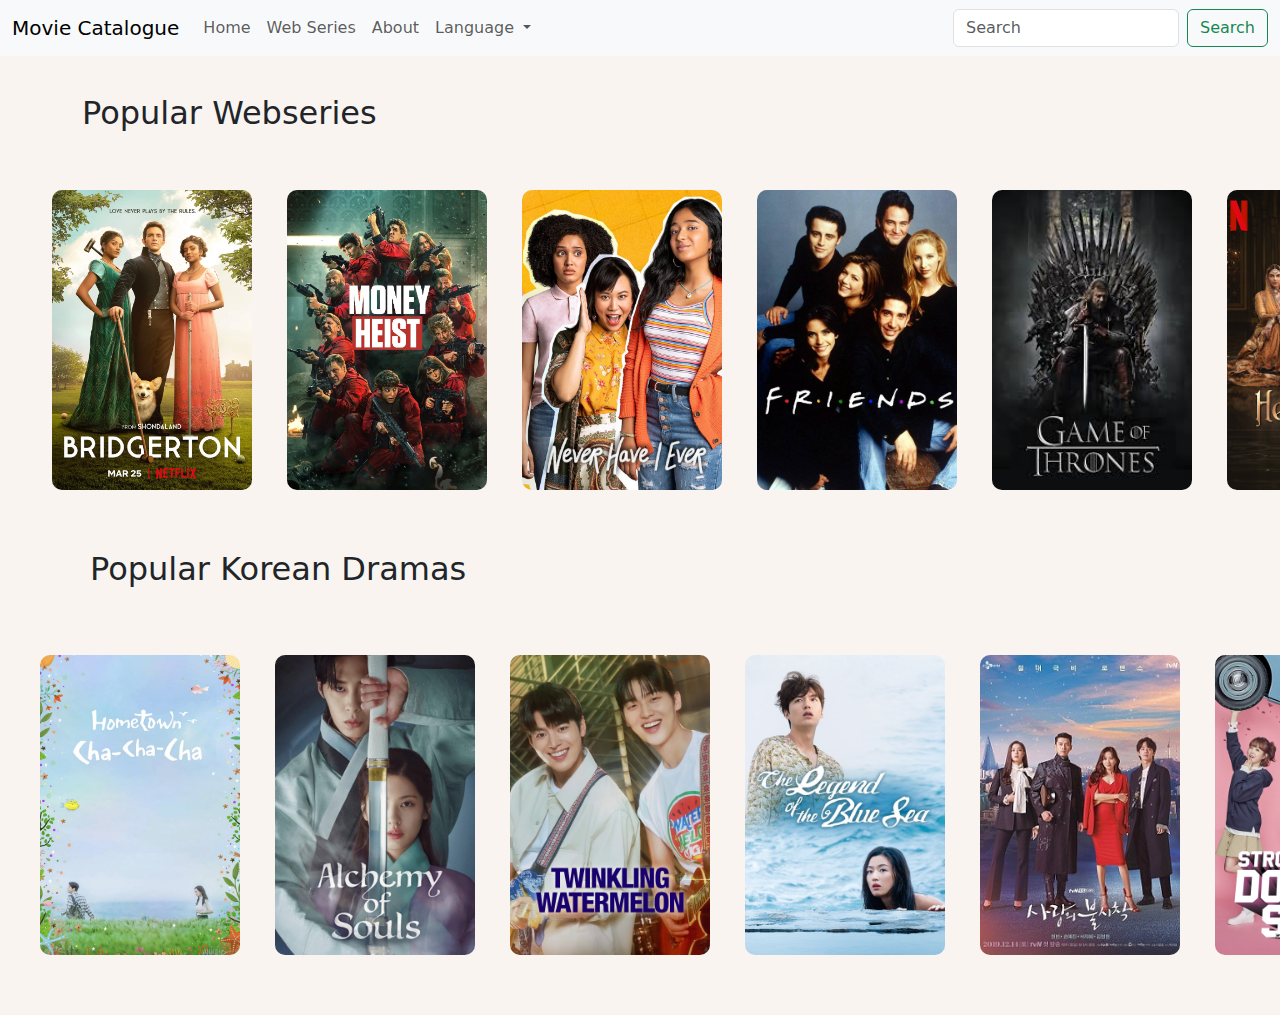
<file: movie_catalogue/pages/webs.html>
<!DOCTYPE html>
<html lang="en">
<head>
    <meta charset="UTF-8">
    <meta name="viewport" content="width=device-width, initial-scale=1.0">
    <title>Movie catalogue</title>
    <link href="https://cdn.jsdelivr.net/npm/bootstrap@5.3.3/dist/css/bootstrap.min.css" rel="stylesheet" integrity="sha384-QWTKZyjpPEjISv5WaRU9OFeRpok6YctnYmDr5pNlyT2bRjXh0JMhjY6hW+ALEwIH" crossorigin="anonymous">
    <link rel="stylesheet" href="../styles/webs.css">
</head>
<body>

  <nav class="navbar navbar-expand-lg bg-body-tertiary">
    <div class="container-fluid">
      <a class="navbar-brand" href="#">Movie Catalogue</a>
      <button class="navbar-toggler" type="button" data-bs-toggle="collapse" data-bs-target="#navbarSupportedContent" aria-controls="navbarSupportedContent" aria-expanded="false" aria-label="Toggle navigation">
        <span class="navbar-toggler-icon"></span>
      </button>
      <div class="collapse navbar-collapse" id="navbarSupportedContent">
        <ul class="navbar-nav me-auto mb-2 mb-lg-0">
          <li class="nav-item">
            <a class="nav-link " aria-current="page" href="../index.html">Home</a>
          </li>
          <li class="nav-item">
            <a class="nav-link" href="../pages/webs.html">Web Series</a>
          </li>
          <li class="nav-item">
            <a  class="nav-link" href="../pages/about.html">About</a>

          </li>
          <li class="nav-item dropdown">
            <a class="nav-link dropdown-toggle" href="#" role="button" data-bs-toggle="dropdown" aria-expanded="false">
              Language
            </a>
            
            <ul class="dropdown-menu">
              <li><a class="dropdown-item" href="#">English</a></li>
              <li><a class="dropdown-item" href="#">Hindi</a></li>
              <!-- <li><hr class="dropdown-divider"></li>
              <li><a class="dropdown-item" href="#">Something else here</a></li> -->
            </ul>
          </li>
          <!-- <li class="nav-item">
            <a class="nav-link disabled" aria-disabled="true">Disabled</a>
          </li> -->
        </ul>
        <form class="d-flex" role="search">
          <input class="form-control me-2" type="search" placeholder="Search" aria-label="Search">
          <button class="btn btn-outline-success" type="submit">Search</button>
        </form>
      </div>
    </div>
  </nav>
  
  <script src="https://cdn.jsdelivr.net/npm/bootstrap@5.3.3/dist/js/bootstrap.bundle.min.js" integrity="sha384-YvpcrYf0tY3lHB60NNkmXc5s9fDVZLESaAA55NDzOxhy9GkcIdslK1eN7N6jIeHz" crossorigin="anonymous"></script><br>

  <div id="id1">
    <div class="container">
      <h2 class="heading">Popular Webseries</h2>
    </div><br><br>
  <section class="container">
    <div class="flexbox-container" >
      <a href="./pages/desc1.html"><div class="one" ></div></a>
      <a href="./pages/desc2.html"><div class="two"></div></a>
      <a href="./pages/desc3.html"><div class="three"></div></a>
      <a href="./pages/desc4.html"><div class="four"></div></a>
      <a href="./pages/desc5.html"><div class="five"></div></a>
      <a href="./pages/desc6.html"><div class="six"></div></a>
      <a href="./pages/desc7.html"><div class="seven"></div></a>
      <a href="./pages/desc8.html"><div class="eight"></div></a>
      <a href="./pages/desc9.html"><div class="nine"></div></a>
      <a href="./pages/desc10.html"><div class="ten"></div></a>
    </div>
  </section>
  </div>

  <div id="id2">
    <div class="containerid2">
      <h2 class="headingid2">Popular Korean Dramas</h2>
    </div><br><br>
  <section class="containerid2">
    <div class="flexbox-container-id2" >
      <a href="./pages/desc1.html"><div class="one-id2" ></div></a>
      <a href="./pages/desc2.html"><div class="two-id2"></div></a>
      <a href="./pages/desc3.html"><div class="three-id2"></div></a>
      <a href="./pages/desc4.html"><div class="four-id2"></div></a>
      <a href="./pages/desc5.html"><div class="five-id2"></div></a>
      <a href="./pages/desc6.html"><div class="six-id2"></div></a>
      <a href="./pages/desc7.html"><div class="seven-id2"></div></a>
      <a href="./pages/desc8.html"><div class="eight-id2"></div></a>
      <a href="./pages/desc9.html"><div class="nine-id2"></div></a>
      <a href="./pages/desc10.html"><div class="ten-id2"></div></a>
    </div>
  </section>
  </div>
  </body>
  </html>
</file>
<file: movie_catalogue/style.css>
*{
    margin: 0;
    padding: 0;
}

.nav-link:hover{
    color: #001858;
}
.carousel {
    height: calc(100vh - 58px);
    background-size: cover;
    background-position: center;
    object-fit: cover;
  }
  
  .carousel-inner {
    height: 100%;
    background-size: cover;
    background-position: center;
    object-fit: cover;
  }
  
  .carousel-inner img {
    height: 100%;
    object-fit: cover;
    width: 100%;
    background-size: cover;
    background-position: center;
    object-fit: cover;
  }

  .heading{
    /* margin-left: 75px; */
    margin: 0;
    flex-grow: 1;
  } 

  /* button{
    background-color: red;
    color: white;
    padding: 10px 20px;
    border: none;
    border-radius: 5px;
  } */

  div.container{
    display: flex;
    align-items: center;
    
  }

  section.container{
    
      /* border: solid black 0.1rem; */
      margin: 10px;
      display: grid;
      grid-gap: 1.5rem;
      /* grid-template-columns: repeat(6, 1fr); */
      grid-template-rows:auto;
      height: calc(100vh - 3rem);
      width: calc(100vw - 2rem);
      text-align: center;
      padding-bottom: 50px;
      grid-auto-rows: 300px;
  
      /* padding-bottom: 20px;
      padding-top: 50px; */
  }
  

  .flexbox-container{
    margin-left: 30px;
    display: grid;
    grid-template-columns: repeat(6,1fr);
    grid-gap: 35px;
    justify-content: space-between;
  }

  .one,
  .two,
  .three,
  .four,
  .five,
  .six,
  .seven,
  .eight,
  .nine,
  .ten,
  .eleven,
  .twelfth{
      background-size: cover;
      background-position: center;
      height: 300px;
      width: 200px;
      border-radius: 5px;
  }

  .one{
    background-image: url('./assets/to\ all\ the\ boys.jpeg');
  }

  .two{
    background-image: url(./assets/20th\ century\ girl.jpeg);
  }

  .three{
    background-image: url(./assets/me\ before\ you.jpg);
  }
  
  .four{
    background-image: url(./assets/The_Idea_of_You.jpg);
  }
  
  .five{
    background-image: url(./assets/la\ la\ land.jpeg);
  }

  .six{
    background-image: url(./assets/joker.jpg);
  }

  .seven{
    background-image: url(./assets/One_Million_Yen_Girl_poster.jpeg);
  }

  .eight{
    background-image: url(./assets/Yeh_jawani_hai_deewani.jpg);
  }

  .nine{
    background-image: url(./assets/Kingkong.jpg);
  }

  .ten{
    background-image: url(./assets/a\ silent\ voice.jpg);
  }

  .eleven{
    background-image: url(./assets/The_Kissing_Booth_3.jpg);
  }

  .twelfth{
    background-image: url(./assets/TalkToMe2022poster.jpg);
  }

  body{
    background-color:#f9f4ef;
  }
</file>
<file: movie_catalogue/styles/about.css>
*{
    margin: 0;
    padding: 0;
    /* font-family: "Poppins", sans-serif;
    background-color: #e3f6f5; */
}

.nav-link:hover{
    color: #001858;
}

h1{
    color: #1f1135;
    text-align: center;
    font-size: 50px;
}

h3{
    font-weight: 300;
    /* font-style: italic; */
}

.about{
    display: flex;
    /* border: 1px solid black; */
    height: 400px;
    justify-content: space-around;
    margin-top: 40px;
}

.image img{
    width: 500px;
    height: inherit;
    background-size: cover;
    object-fit: cover;
    margin-top: 25px;
    border-radius: 25px;
    border: 1px solid black;
   
}

.desc{
    height: inherit;
    width: 600px;
    margin-top: 30px;
}

.offer{
    display: flex;
    /* border: 1px solid black; */
    height: 400px;
    justify-content: space-around;
    background-color:#16161a ;
}

.title h2{
    font-size: 48px;
    margin-left: 60px;
    margin-top: 30px;
    color: white;
}

.descr{
    margin-top: 50px;
    color: white;
}

.navbar{
    position: fixed;
    top: 0;
    width: 100%;
    z-index: 1000; /* make sure it's on top of other elements */
  }
</file>
<file: movie_catalogue/styles/desc.css>
body {
    font-family: Arial, sans-serif;
    background-color: #f9f4ef;
    margin: 0;
    padding: 0;
}

.movie-description {
    display: flex;
    flex-direction: column;
    align-items: center;
    margin: 20px;
    padding: 20px;
    background-color: white;
    box-shadow: 0 4px 8px rgba(0, 0, 0, 0.1);
    border-radius: 8px;
    max-width: 800px;
    margin: auto;
}

.poster-container {
    text-align: center;
    margin-bottom: 20px;
}

.poster {
    width: 100%;
    max-width: 300px;
    height: auto;
    border-radius: 8px;
    display: block;
}

.details-container {
    text-align: center;
}

.details-container h1 {
    margin-bottom: 10px;
    font-size: 2em;
}

.synopsis {
    font-size: 1.2em;
    margin-bottom: 20px;
    padding: 0 10px;
}

.movie-details p {
    margin: 5px 0;
}

.movie-details p strong {
    display: inline-block;
    width: 120px;
    text-align: right;
    margin-right: 10px;
}
</file>
<file: movie_catalogue/styles/webs.css>
*{
    margin: 0;
    padding: 0;
}

body {
    padding-top: 70px; /* adjust this value to match the height of your navbar */
  }

.nav-link:hover{
    color: #001858;
}


  .heading{
    /* margin-left: 75px; */
    margin: 0;
    flex-grow: 1;
  } 

  /* button{
    background-color: red;
    color: white;
    padding: 10px 20px;
    border: none;
    border-radius: 5px;
  } */

  div.container{
    display: flex;
    align-items: center;
    
  }

  section.container{
    
      /* border: solid black 0.1rem; */
      margin: 10px;
      display: grid;
      grid-gap: 1.5rem;
      /* grid-template-columns: repeat(10, 1fr); */
      grid-template-rows:auto;
      height: auto;
      width: calc(100vw - 2rem);
      text-align: center;
      padding-bottom: 50px;
      grid-auto-rows: 300px;
  
      /* padding-bottom: 20px;
      padding-top: 50px; */
  }
  

  .flexbox-container{
    margin-left: 30px;
    display: grid;
    grid-template-columns: repeat(10,1fr);
    grid-gap: 35px;
    justify-content: space-between;
  }

  .navbar {
    position: fixed;
    top: 0;
    width: 100%;
    z-index: 1000; /* make sure it's on top of other elements */
  }

  .one,
  .two,
  .three,
  .four,
  .five,
  .six,
  .seven,
  .eight,
  .nine,
  .ten{
      background-size: cover;
      background-position: center;
      height: 300px;
      width: 200px;
      border-radius: 10px;
  }

  .one{
    background-image: url('../assets/bridgerton.jpeg');
  }

  .two{
    background-image: url(../assets/money\ heist.jpg);
  }

  .three{
    background-image: url(../assets/never-have-i-ever-poster.jpg);
  }
  
  .four{
    background-image: url(../assets/friendss.jpg);
  }
  
  .five{
    background-image: url(../assets/gameofthrones.jpeg);
  }

  .six{
    background-image: url(../assets/heeramandi.jpg);
  }

  .seven{
    background-image: url(../assets/manifest.jpeg);
  }

  .eight{
    background-image: url(../assets/stranger\ thingss.jpg);
  }

  .nine{
    background-image: url(../assets/queens\ gambit.jpeg);
  }

  .ten{
    background-image: url(../assets/vampire\ diaries.jpg);
  }


  body{
    background-color:#f9f4ef;
  }

  .headingid2{
    margin-left: 90px;
   
  } 

  div.containerid2{
    display:flex;
    align-items: center;
  }

  section.containerid2{
    margin: 10px;
    display: grid;
    grid-gap: 1.5rem;
    /* grid-template-columns: repeat(10, 1fr); */
    grid-template-rows:auto;
    height: auto;
    width: calc(100vw - 2rem);
    text-align: center;
    padding-bottom: 50px;
    grid-auto-rows: 300px;
  }

 .flexbox-container-id2{
    margin-left: 30px;
    display: grid;
    grid-template-columns: repeat(10,1fr);
    grid-gap: 35px;
    justify-content: space-between;
 }

 .one-id2,
  .two-id2,
  .three-id2,
  .four-id2,
  .five-id2,
  .six-id2,
  .seven-id2,
  .eight-id2,
  .nine-id2,
  .ten-id2{
      background-size: cover;
      background-position: center;
      height: 300px;
      width: 200px;
      border-radius: 10px;
  }

  .one-id2{
    background-image: url(../assets/hometownchachacha.jpeg);
  }

  .two-id2{
    background-image: url(../assets/alchemyofsouls.jpeg);
  }

  .three-id2{
    background-image: url(../assets/twinkling\ watermelon.jpeg);
  }

  .four-id2{
    background-image: url(../assets/legendofthebluesea.jpeg);
  }

  .five-id2{
    background-image: url(../assets/crashlandingonyou.jpg);
  }

  .six-id2{
    background-image: url(../assets/stronggirl.jpeg);
  }

  .seven-id2{
    background-image: url(../assets/atypical\ family.jpeg);
  }

  .eight-id2{
    background-image: url(../assets/wtwoworlds.jpeg);
  }

  .nine-id2{
    background-image: url(../assets/reply1998.jpg);
  }

  .ten-id2{
    background-image: url(../assets/all-of-us-are-dead.jpeg);
  }
</file>
